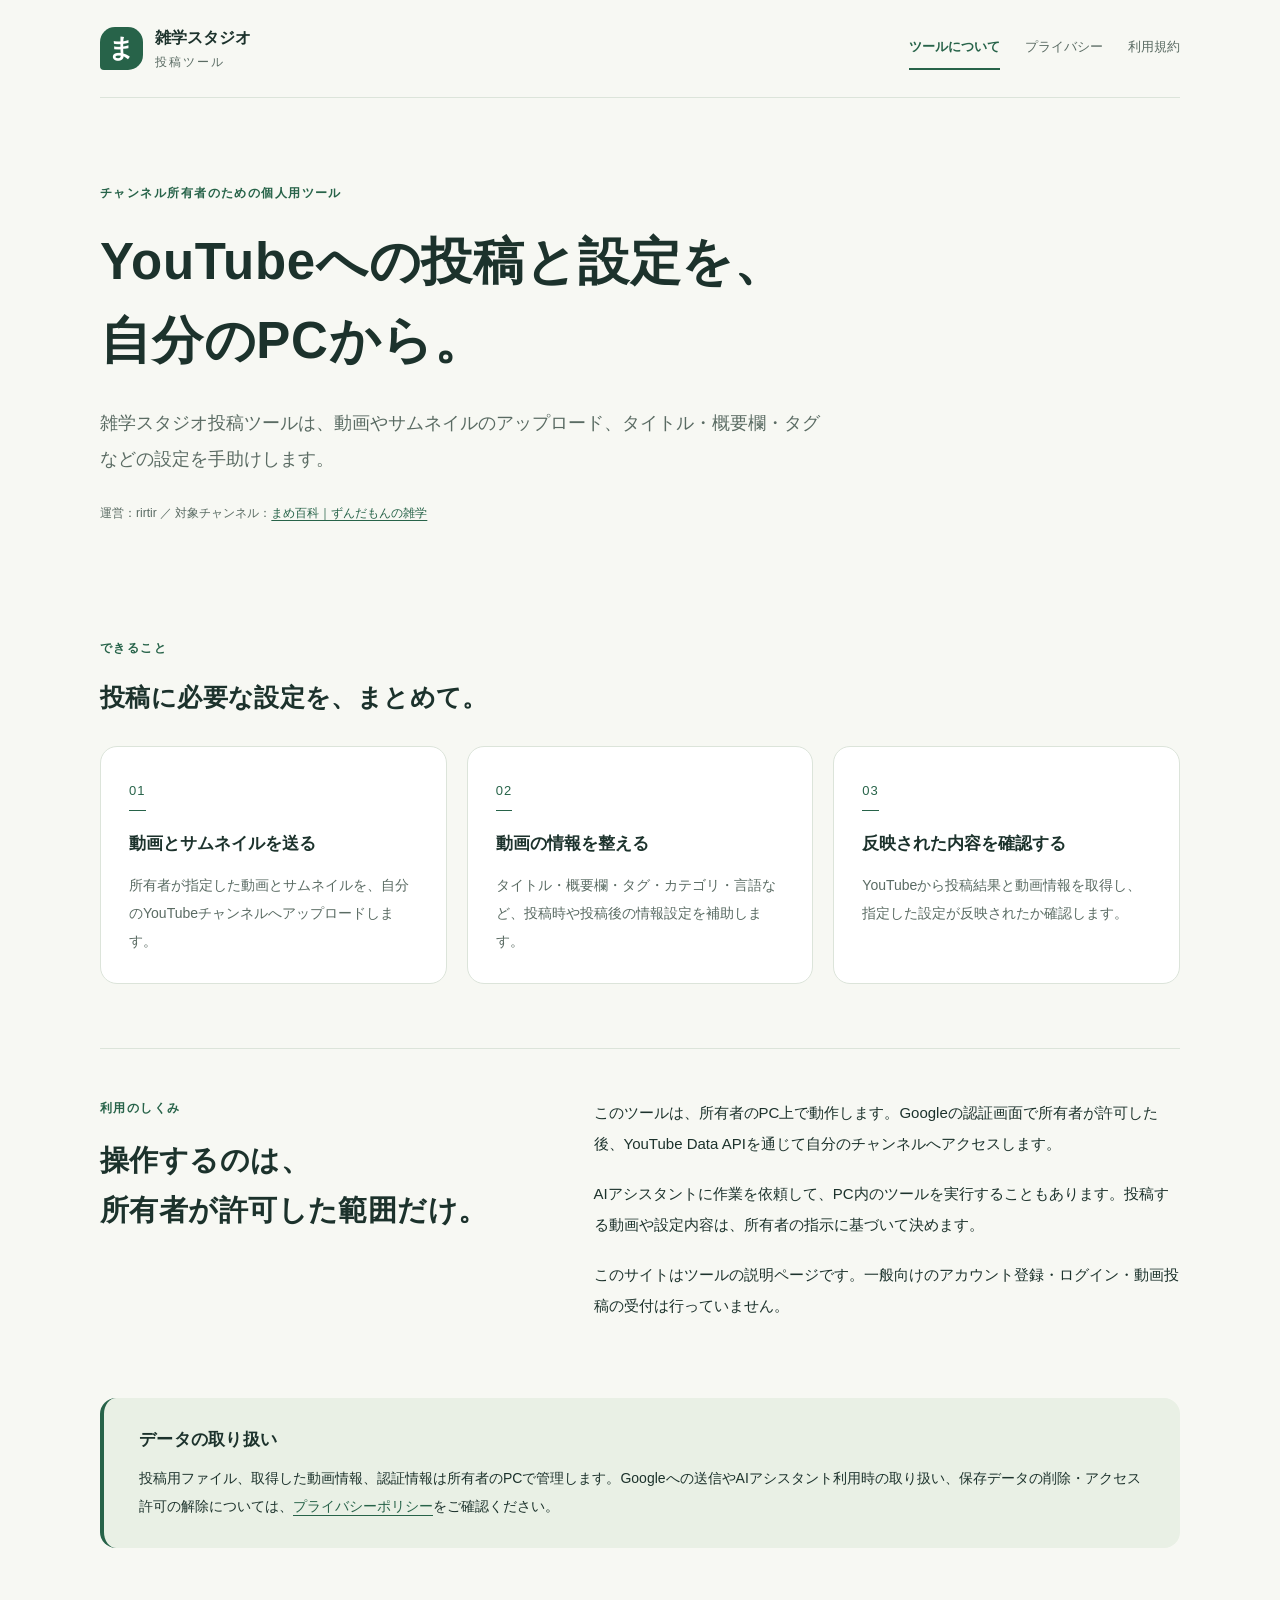
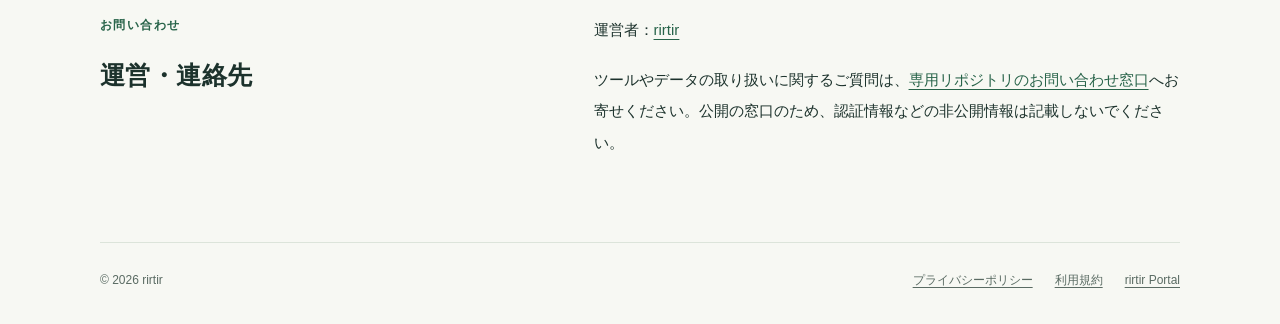
<file: index.html>
<!doctype html>
<html lang="ja">
<head>
  <meta charset="utf-8">
  <meta name="viewport" content="width=device-width, initial-scale=1">
  <meta name="description" content="雑学スタジオ投稿ツールは、チャンネル所有者が自分のPCからYouTube動画の投稿と設定を行うための個人用ツールです。">
  <title>雑学スタジオ投稿ツール</title>
  <link rel="stylesheet" href="style.css">
</head>
<body>
  <a class="skip" href="#main">本文へ移動</a>
  <header class="header wrap">
    <a class="brand" href="./"><span class="mark" aria-hidden="true">ま</span><span>雑学スタジオ<span class="brand-sub">投稿ツール</span></span></a>
    <nav aria-label="サイト内メニュー"><a href="./" aria-current="page">ツールについて</a><a href="privacy.html">プライバシー</a><a href="terms.html">利用規約</a></nav>
  </header>
  <main id="main" class="wrap">
    <section class="hero">
      <p class="eyebrow">チャンネル所有者のための個人用ツール</p>
      <h1>YouTubeへの投稿と設定を、<br class="desktop-break">自分のPCから。</h1>
      <p class="lead">雑学スタジオ投稿ツールは、動画やサムネイルのアップロード、タイトル・概要欄・タグなどの設定を手助けします。</p>
      <p class="hero-note">運営：rirtir ／ 対象チャンネル：<a href="https://www.youtube.com/@mame_hyakka">まめ百科｜ずんだもんの雑学</a></p>
    </section>
    <section class="section" aria-labelledby="features">
      <div class="section-heading"><p class="eyebrow">できること</p><h2 id="features">投稿に必要な設定を、まとめて。</h2></div>
      <div class="cards">
        <article class="card"><span class="number">01</span><h3>動画とサムネイルを送る</h3><p>所有者が指定した動画とサムネイルを、自分のYouTubeチャンネルへアップロードします。</p></article>
        <article class="card"><span class="number">02</span><h3>動画の情報を整える</h3><p>タイトル・概要欄・タグ・カテゴリ・言語など、投稿時や投稿後の情報設定を補助します。</p></article>
        <article class="card"><span class="number">03</span><h3>反映された内容を確認する</h3><p>YouTubeから投稿結果と動画情報を取得し、指定した設定が反映されたか確認します。</p></article>
      </div>
    </section>
    <section class="how section" aria-labelledby="how">
      <div><p class="eyebrow">利用のしくみ</p><h2 id="how">操作するのは、<br>所有者が許可した範囲だけ。</h2></div>
      <div class="prose"><p>このツールは、所有者のPC上で動作します。Googleの認証画面で所有者が許可した後、YouTube Data APIを通じて自分のチャンネルへアクセスします。</p><p>AIアシスタントに作業を依頼して、PC内のツールを実行することもあります。投稿する動画や設定内容は、所有者の指示に基づいて決めます。</p><p>このサイトはツールの説明ページです。一般向けのアカウント登録・ログイン・動画投稿の受付は行っていません。</p></div>
    </section>
    <aside class="notice" aria-labelledby="data"><h2 id="data">データの取り扱い</h2><p>投稿用ファイル、取得した動画情報、認証情報は所有者のPCで管理します。Googleへの送信やAIアシスタント利用時の取り扱い、保存データの削除・アクセス許可の解除については、<a href="privacy.html">プライバシーポリシー</a>をご確認ください。</p></aside>
    <section class="contact section"><div><p class="eyebrow">お問い合わせ</p><h2>運営・連絡先</h2></div><div class="prose"><p>運営者：<a href="https://github.com/rirtir">rirtir</a></p><p>ツールやデータの取り扱いに関するご質問は、<a href="https://github.com/rirtir/zatsugaku-studio-youtube/issues">専用リポジトリのお問い合わせ窓口</a>へお寄せください。公開の窓口のため、認証情報などの非公開情報は記載しないでください。</p></div></section>
  </main>
  <footer class="footer wrap"><span>© 2026 rirtir</span><div><a href="privacy.html">プライバシーポリシー</a><a href="terms.html">利用規約</a><a href="https://rirtir.com/">rirtir Portal</a></div></footer>
</body>
</html>
</file>
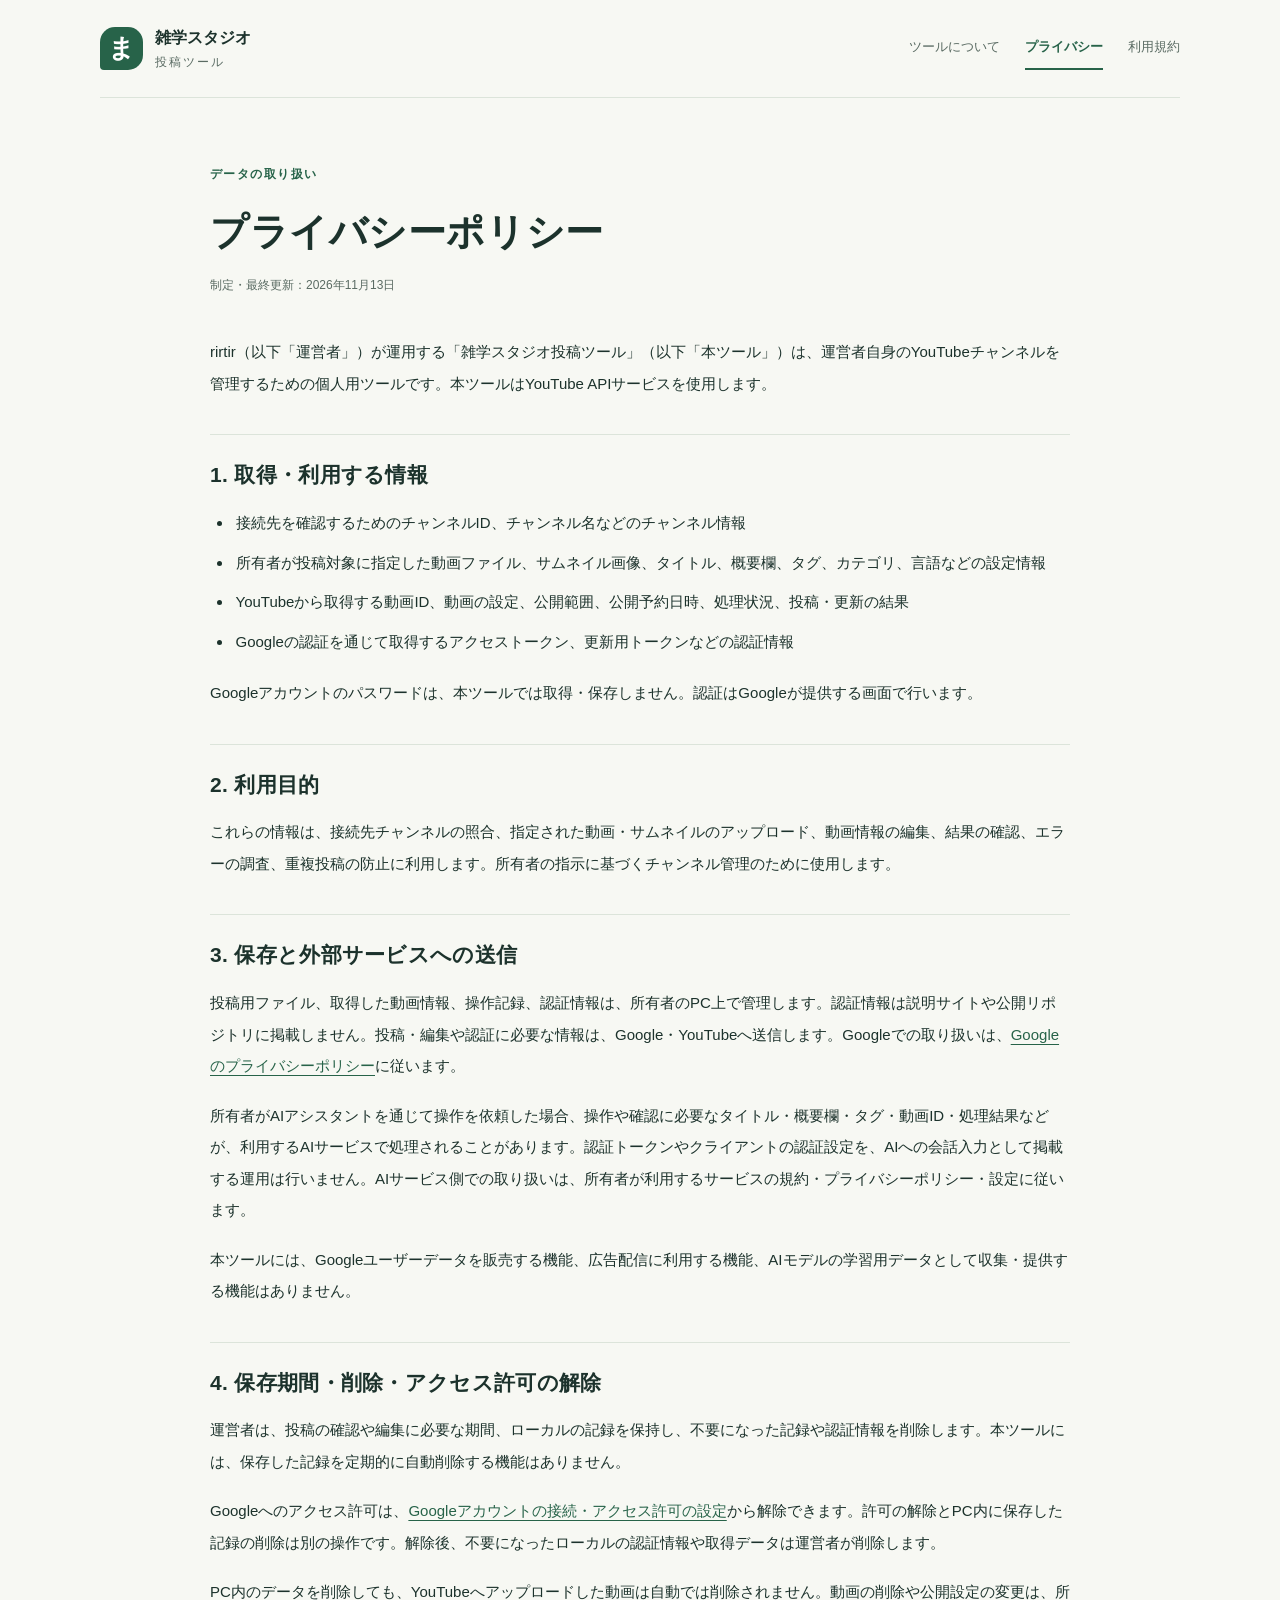
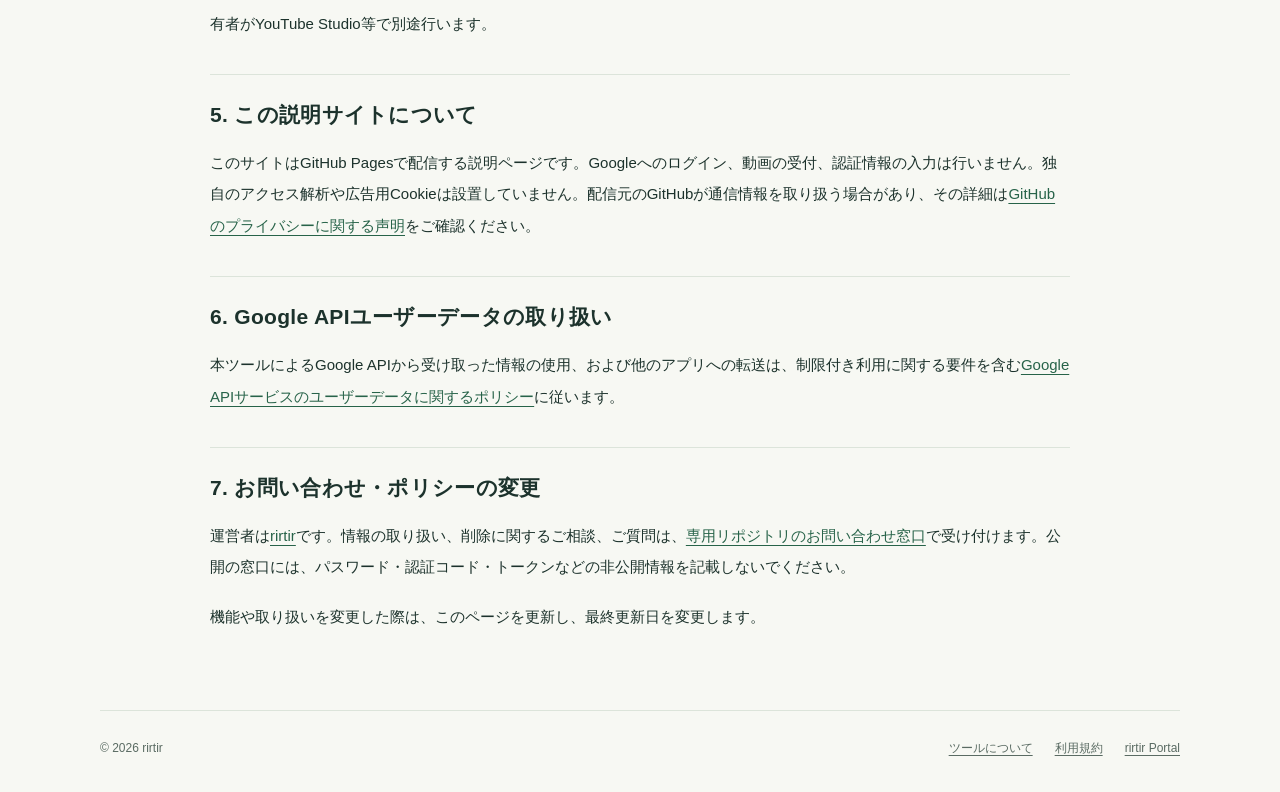
<file: privacy.html>
<!doctype html>
<html lang="ja">
<head>
  <meta charset="utf-8">
  <meta name="viewport" content="width=device-width, initial-scale=1">
  <meta name="description" content="雑学スタジオ投稿ツールが扱うYouTubeの情報、認証情報、保存・送信・削除およびお問い合わせについて説明します。">
  <title>プライバシーポリシー｜雑学スタジオ投稿ツール</title>
  <link rel="stylesheet" href="style.css">
</head>
<body>
  <a class="skip" href="#main">本文へ移動</a>
  <header class="header wrap"><a class="brand" href="./"><span class="mark" aria-hidden="true">ま</span><span>雑学スタジオ<span class="brand-sub">投稿ツール</span></span></a><nav aria-label="サイト内メニュー"><a href="./">ツールについて</a><a href="privacy.html" aria-current="page">プライバシー</a><a href="terms.html">利用規約</a></nav></header>
  <main id="main" class="document wrap">
    <p class="eyebrow">データの取り扱い</p><h1>プライバシーポリシー</h1><p class="updated">制定・最終更新：2026年11月13日</p>
    <div class="prose">
      <p>rirtir（以下「運営者」）が運用する「雑学スタジオ投稿ツール」（以下「本ツール」）は、運営者自身のYouTubeチャンネルを管理するための個人用ツールです。本ツールはYouTube APIサービスを使用します。</p>
      <h2>1. 取得・利用する情報</h2>
      <ul><li>接続先を確認するためのチャンネルID、チャンネル名などのチャンネル情報</li><li>所有者が投稿対象に指定した動画ファイル、サムネイル画像、タイトル、概要欄、タグ、カテゴリ、言語などの設定情報</li><li>YouTubeから取得する動画ID、動画の設定、公開範囲、公開予約日時、処理状況、投稿・更新の結果</li><li>Googleの認証を通じて取得するアクセストークン、更新用トークンなどの認証情報</li></ul>
      <p>Googleアカウントのパスワードは、本ツールでは取得・保存しません。認証はGoogleが提供する画面で行います。</p>
      <h2>2. 利用目的</h2>
      <p>これらの情報は、接続先チャンネルの照合、指定された動画・サムネイルのアップロード、動画情報の編集、結果の確認、エラーの調査、重複投稿の防止に利用します。所有者の指示に基づくチャンネル管理のために使用します。</p>
      <h2>3. 保存と外部サービスへの送信</h2>
      <p>投稿用ファイル、取得した動画情報、操作記録、認証情報は、所有者のPC上で管理します。認証情報は説明サイトや公開リポジトリに掲載しません。投稿・編集や認証に必要な情報は、Google・YouTubeへ送信します。Googleでの取り扱いは、<a href="https://policies.google.com/privacy">Googleのプライバシーポリシー</a>に従います。</p>
      <p>所有者がAIアシスタントを通じて操作を依頼した場合、操作や確認に必要なタイトル・概要欄・タグ・動画ID・処理結果などが、利用するAIサービスで処理されることがあります。認証トークンやクライアントの認証設定を、AIへの会話入力として掲載する運用は行いません。AIサービス側での取り扱いは、所有者が利用するサービスの規約・プライバシーポリシー・設定に従います。</p>
      <p>本ツールには、Googleユーザーデータを販売する機能、広告配信に利用する機能、AIモデルの学習用データとして収集・提供する機能はありません。</p>
      <h2>4. 保存期間・削除・アクセス許可の解除</h2>
      <p>運営者は、投稿の確認や編集に必要な期間、ローカルの記録を保持し、不要になった記録や認証情報を削除します。本ツールには、保存した記録を定期的に自動削除する機能はありません。</p>
      <p>Googleへのアクセス許可は、<a href="https://myaccount.google.com/permissions">Googleアカウントの接続・アクセス許可の設定</a>から解除できます。許可の解除とPC内に保存した記録の削除は別の操作です。解除後、不要になったローカルの認証情報や取得データは運営者が削除します。</p>
      <p>PC内のデータを削除しても、YouTubeへアップロードした動画は自動では削除されません。動画の削除や公開設定の変更は、所有者がYouTube Studio等で別途行います。</p>
      <h2>5. この説明サイトについて</h2>
      <p>このサイトはGitHub Pagesで配信する説明ページです。Googleへのログイン、動画の受付、認証情報の入力は行いません。独自のアクセス解析や広告用Cookieは設置していません。配信元のGitHubが通信情報を取り扱う場合があり、その詳細は<a href="https://docs.github.com/en/site-policy/privacy-policies/github-general-privacy-statement">GitHubのプライバシーに関する声明</a>をご確認ください。</p>
      <h2>6. Google APIユーザーデータの取り扱い</h2>
      <p>本ツールによるGoogle APIから受け取った情報の使用、および他のアプリへの転送は、制限付き利用に関する要件を含む<a href="https://developers.google.com/terms/api-services-user-data-policy">Google APIサービスのユーザーデータに関するポリシー</a>に従います。</p>
      <h2>7. お問い合わせ・ポリシーの変更</h2>
      <p>運営者は<a href="https://github.com/rirtir">rirtir</a>です。情報の取り扱い、削除に関するご相談、ご質問は、<a href="https://github.com/rirtir/zatsugaku-studio-youtube/issues">専用リポジトリのお問い合わせ窓口</a>で受け付けます。公開の窓口には、パスワード・認証コード・トークンなどの非公開情報を記載しないでください。</p>
      <p>機能や取り扱いを変更した際は、このページを更新し、最終更新日を変更します。</p>
    </div>
  </main>
  <footer class="footer wrap"><span>© 2026 rirtir</span><div><a href="./">ツールについて</a><a href="terms.html">利用規約</a><a href="https://rirtir.com/">rirtir Portal</a></div></footer>
</body>
</html>
</file>
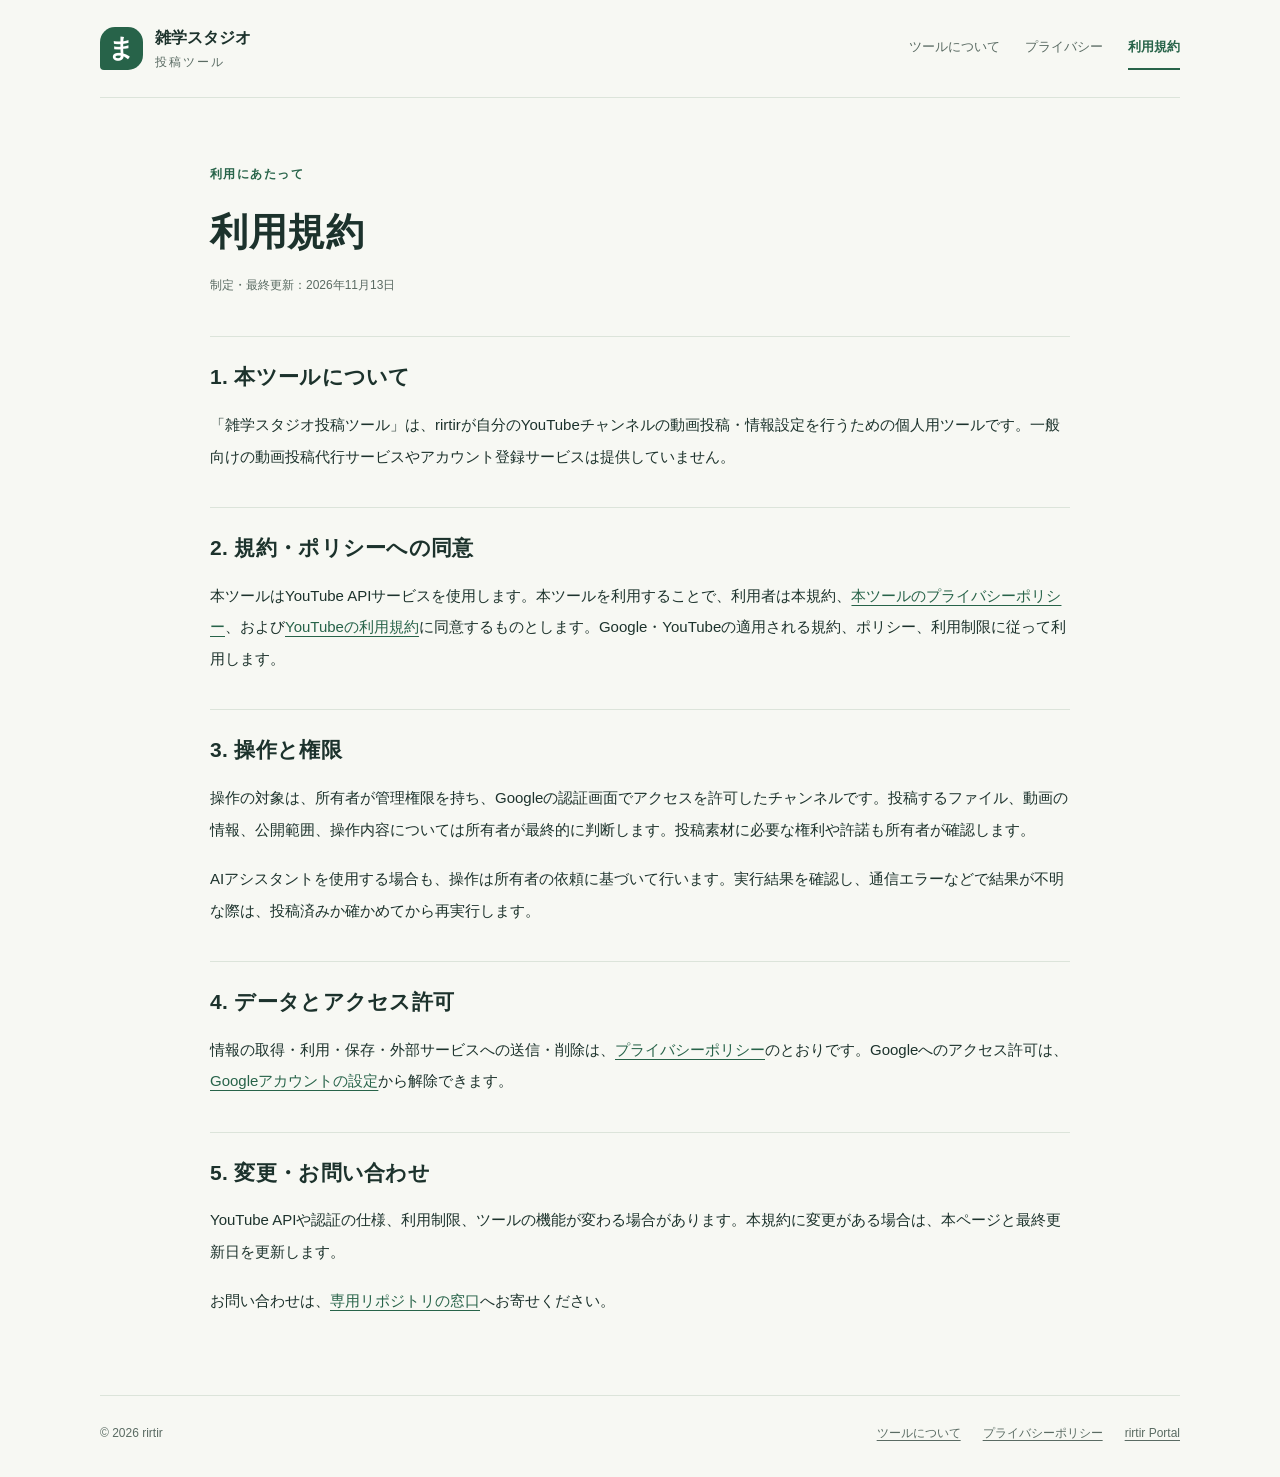
<file: terms.html>
<!doctype html>
<html lang="ja">
<head>
  <meta charset="utf-8">
  <meta name="viewport" content="width=device-width, initial-scale=1">
  <meta name="description" content="雑学スタジオ投稿ツールの利用対象、YouTube利用規約への同意、操作の確認とデータの取り扱いについて説明します。">
  <title>利用規約｜雑学スタジオ投稿ツール</title>
  <link rel="stylesheet" href="style.css">
</head>
<body>
  <a class="skip" href="#main">本文へ移動</a>
  <header class="header wrap"><a class="brand" href="./"><span class="mark" aria-hidden="true">ま</span><span>雑学スタジオ<span class="brand-sub">投稿ツール</span></span></a><nav aria-label="サイト内メニュー"><a href="./">ツールについて</a><a href="privacy.html">プライバシー</a><a href="terms.html" aria-current="page">利用規約</a></nav></header>
  <main id="main" class="document wrap">
    <p class="eyebrow">利用にあたって</p><h1>利用規約</h1><p class="updated">制定・最終更新：2026年11月13日</p>
    <div class="prose">
      <h2>1. 本ツールについて</h2>
      <p>「雑学スタジオ投稿ツール」は、rirtirが自分のYouTubeチャンネルの動画投稿・情報設定を行うための個人用ツールです。一般向けの動画投稿代行サービスやアカウント登録サービスは提供していません。</p>
      <h2>2. 規約・ポリシーへの同意</h2>
      <p>本ツールはYouTube APIサービスを使用します。本ツールを利用することで、利用者は本規約、<a href="privacy.html">本ツールのプライバシーポリシー</a>、および<a href="https://www.youtube.com/t/terms">YouTubeの利用規約</a>に同意するものとします。Google・YouTubeの適用される規約、ポリシー、利用制限に従って利用します。</p>
      <h2>3. 操作と権限</h2>
      <p>操作の対象は、所有者が管理権限を持ち、Googleの認証画面でアクセスを許可したチャンネルです。投稿するファイル、動画の情報、公開範囲、操作内容については所有者が最終的に判断します。投稿素材に必要な権利や許諾も所有者が確認します。</p>
      <p>AIアシスタントを使用する場合も、操作は所有者の依頼に基づいて行います。実行結果を確認し、通信エラーなどで結果が不明な際は、投稿済みか確かめてから再実行します。</p>
      <h2>4. データとアクセス許可</h2>
      <p>情報の取得・利用・保存・外部サービスへの送信・削除は、<a href="privacy.html">プライバシーポリシー</a>のとおりです。Googleへのアクセス許可は、<a href="https://myaccount.google.com/permissions">Googleアカウントの設定</a>から解除できます。</p>
      <h2>5. 変更・お問い合わせ</h2>
      <p>YouTube APIや認証の仕様、利用制限、ツールの機能が変わる場合があります。本規約に変更がある場合は、本ページと最終更新日を更新します。</p>
      <p>お問い合わせは、<a href="https://github.com/rirtir/zatsugaku-studio-youtube/issues">専用リポジトリの窓口</a>へお寄せください。</p>
    </div>
  </main>
  <footer class="footer wrap"><span>© 2026 rirtir</span><div><a href="./">ツールについて</a><a href="privacy.html">プライバシーポリシー</a><a href="https://rirtir.com/">rirtir Portal</a></div></footer>
</body>
</html>
</file>
<file: style.css>
:root{color-scheme:light;--paper:#f7f8f3;--white:#fff;--ink:#1c322c;--muted:#5a6b63;--green:#276349;--line:#dce4da;--soft:#e9f0e5}
*{box-sizing:border-box}
html{scroll-behavior:smooth}
body{margin:0;background:var(--paper);color:var(--ink);font-family:-apple-system,BlinkMacSystemFont,"Segoe UI","Noto Sans JP","Yu Gothic",Meiryo,sans-serif;font-size:16px;line-height:1.9;-webkit-font-smoothing:antialiased}
a{color:var(--green);text-underline-offset:.25em;text-decoration-thickness:1px}
a:hover{text-decoration-thickness:2px}
a:focus-visible{outline:3px solid #ce9d24;outline-offset:5px;border-radius:2px}
.wrap{width:min(1080px,calc(100% - 80px));margin-inline:auto}
.header{display:flex;align-items:center;justify-content:space-between;gap:28px;padding-block:27px;border-bottom:1px solid var(--line)}
.brand{display:flex;align-items:center;gap:12px;text-decoration:none;color:var(--ink);font-size:16px;line-height:1.35;font-weight:700;white-space:nowrap}
.mark{display:grid;place-items:center;width:43px;height:43px;border-radius:15px 15px 15px 4px;background:var(--green);color:white;font-size:26px;font-weight:700}
.brand-sub{display:block;font-size:12px;letter-spacing:.16em;color:var(--muted);font-weight:500;margin-top:5px}
nav{display:flex;gap:25px;flex-wrap:wrap;font-size:13px}
nav a{color:var(--muted);text-decoration:none;padding-block:8px}
nav a[aria-current="page"]{color:var(--green);font-weight:700;border-bottom:2px solid var(--green)}
.skip{position:absolute;left:16px;top:-70px;background:white;padding:8px 20px;z-index:10}
.skip:focus{top:12px}
.hero{padding:84px 0 64px;max-width:900px}
.eyebrow{font-size:12px;font-weight:700;letter-spacing:.12em;color:var(--green);margin:0 0 17px}
h1,h2,h3,p{overflow-wrap:anywhere}
h1{font-size:clamp(32px,4.5vw,51px);line-height:1.55;letter-spacing:.015em;margin:0 0 25px;font-weight:750}
.lead{font-size:18px;line-height:2;max-width:720px;color:var(--muted);margin:0 0 25px}
.hero-note{font-size:12px;color:var(--muted);margin:0}
.section{padding:48px 0}
.section-heading{margin-bottom:27px}
h2{font-size:25px;line-height:1.7;margin:0 0 18px;letter-spacing:.015em}
h3{font-size:17px;line-height:1.7;margin:19px 0 12px}
.cards{display:grid;grid-template-columns:repeat(3,minmax(0,1fr));gap:20px}
.card{background:var(--white);border:1px solid var(--line);border-radius:17px;padding:28px}
.number{font-size:13px;color:var(--green);letter-spacing:.08em;display:inline-block;padding-bottom:6px;border-bottom:1px solid var(--green)}
.card p{font-size:14px;line-height:2;color:var(--muted);margin:0}
.how{display:grid;grid-template-columns:.95fr 1.3fr;gap:65px;margin-top:16px;border-top:1px solid var(--line)}
.how h2{font-size:29px}
.prose{font-size:15px;line-height:2.1}
.prose p{margin:0 0 18px}
.notice{background:var(--soft);padding:28px 35px;border-radius:16px;margin:10px 0 0;border-left:4px solid var(--green)}
.notice h2{font-size:17px;margin:0 0 10px}
.notice p{font-size:14px;line-height:2;margin:0}
.contact{display:grid;grid-template-columns:.95fr 1.3fr;gap:65px;margin:18px 0}
.footer{padding:26px 0 32px;border-top:1px solid var(--line);display:flex;justify-content:space-between;gap:24px;color:var(--muted);font-size:12px}
.footer div{display:flex;gap:22px;flex-wrap:wrap}
.footer a{color:var(--muted)}
.document{max-width:860px;padding-top:65px;padding-bottom:60px}
.document h1{font-size:clamp(28px,3.8vw,38px);margin-bottom:12px}
.updated{font-size:12px;color:var(--muted);margin:0 0 40px}
.document .prose{font-size:15px}
.document h2{font-size:21px;margin:35px 0 14px;padding-top:22px;border-top:1px solid var(--line)}
.document ul{padding-left:1.5em;margin:0 0 20px}
.document li{padding-left:.2em;margin-bottom:8px}
@media(max-width:760px){.wrap{width:calc(100% - 40px)}.header{align-items:flex-start;flex-direction:column;gap:16px;padding-block:22px}nav{gap:22px;font-size:12px}.hero{padding:50px 0 30px}.hero h1{font-size:31px}.lead{font-size:16px}.cards{grid-template-columns:1fr;gap:14px}.card{padding:24px}.section{padding:34px 0}.how,.contact{grid-template-columns:1fr;gap:8px}.how h2{font-size:25px}.how h2 br{display:none}.notice{padding:24px}.footer{flex-direction:column;gap:14px}.footer div{gap:18px}.document{padding-top:40px;padding-bottom:40px}.document .prose{font-size:14px}.document h2{font-size:19px}.eyebrow{font-size:11px}.desktop-break{display:none}}
@media(prefers-reduced-motion:reduce){html{scroll-behavior:auto}}
</file>
